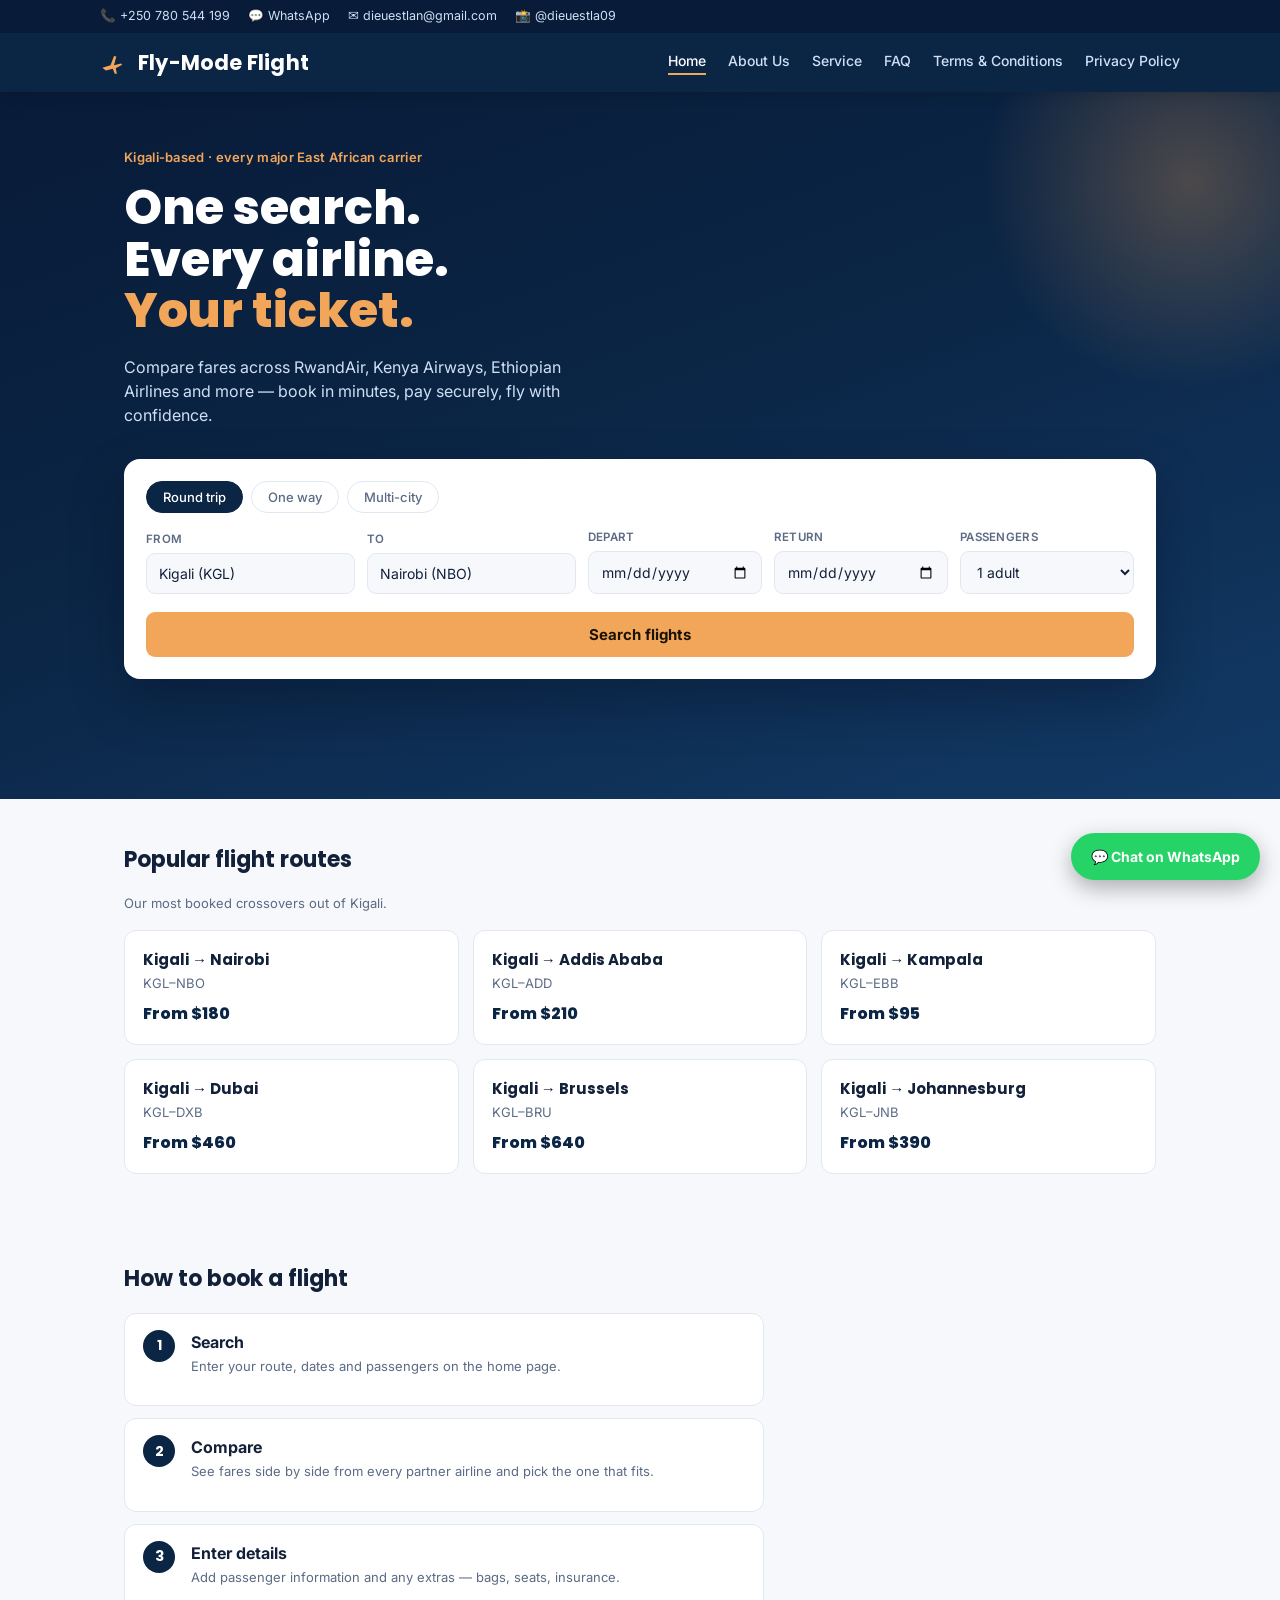
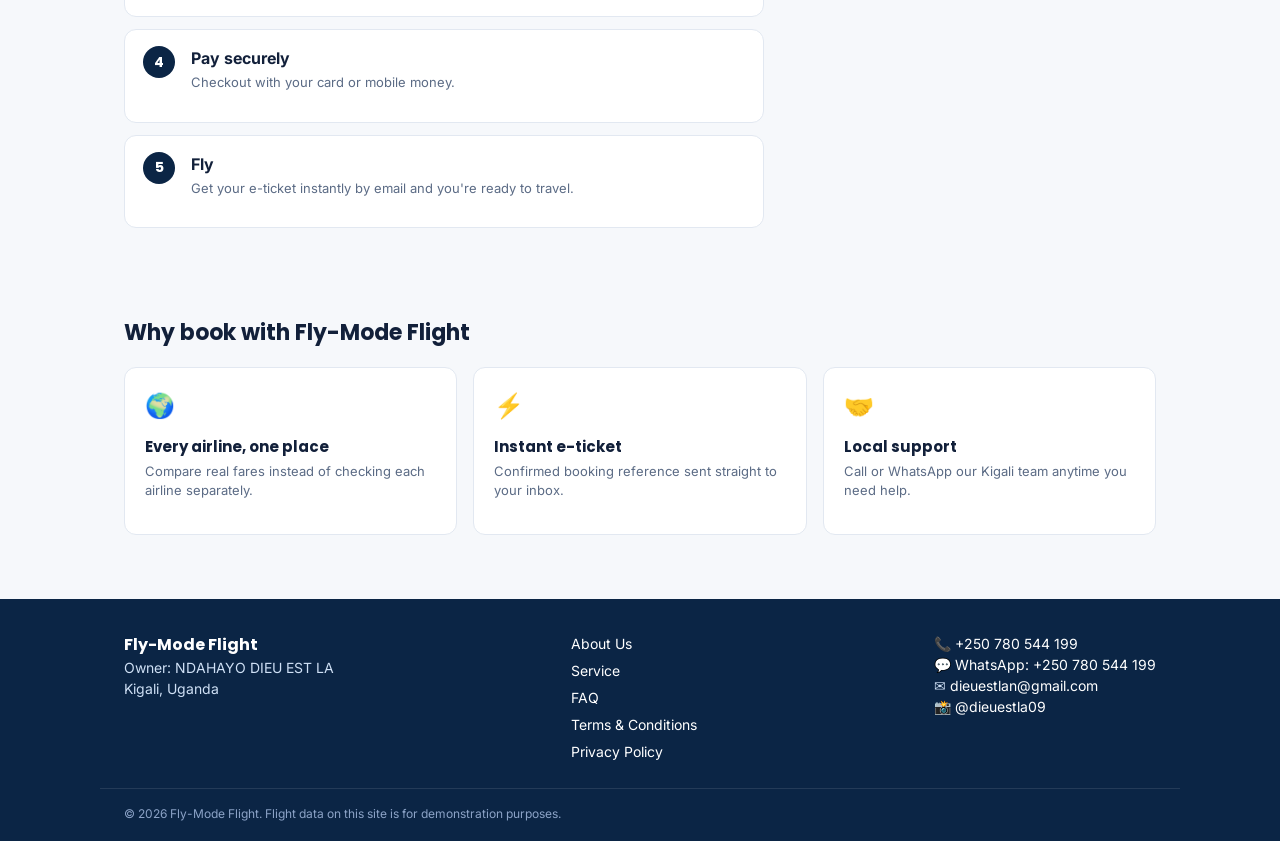
<file: index.html>
<!DOCTYPE html>
<html lang="en">
<head>
<meta charset="UTF-8">
<meta name="viewport" content="width=device-width, initial-scale=1, viewport-fit=cover">
<title>Compare & Book Airline Tickets — Fly-Mode Flight</title>
<meta name="description" content="Search and book flights across every major East African airline from one place.">
<link rel="preconnect" href="https://fonts.googleapis.com">
<link rel="preconnect" href="https://fonts.gstatic.com" crossorigin>
<link href="https://fonts.googleapis.com/css2?family=Poppins:wght@600;700;800&family=Inter:wght@400;500;600;700&display=swap" rel="stylesheet">
<link rel="stylesheet" href="style.css">
</head>
<body>

<header>
  <div class="topbar">
    <div class="wrap topbar-row">
      <div class="contact-strip">
        <a href="tel:+250780544199">📞 +250 780 544 199</a>
        <a href="https://wa.me/250780544199" target="_blank" rel="noopener">💬 WhatsApp</a>
        <a href="mailto:dieuestlan@gmail.com">✉ dieuestlan@gmail.com</a>
        <a href="https://instagram.com/dieuestla09" target="_blank" rel="noopener">📸 @dieuestla09</a>
      </div>
    </div>
  </div>
  <div class="mainnav">
    <div class="wrap header-row">
      <a href="index.html" class="logo">
        <svg width="28" height="28" viewBox="0 0 24 24" fill="none"><path d="M2 16l7-2 3-8 2 .5-2 7.5 6-1.5 1 1-5.5 3 1 5-2-.5-1.5-4-6 1.5z" fill="#F2A65A"/></svg>
        Fly-Mode Flight
      </a>
      <nav class="navlinks">
      <a href="index.html" class="navlink active">Home</a>
      <a href="about.html" class="navlink">About Us</a>
      <a href="service.html" class="navlink">Service</a>
      <a href="faq.html" class="navlink">FAQ</a>
      <a href="terms.html" class="navlink">Terms & Conditions</a>
      <a href="privacy.html" class="navlink">Privacy Policy</a>
      </nav>
    </div>
  </div>
</header>

<div class="hero">
  <div class="hero-glow"></div>
  <div class="wrap">
    <p class="eyebrow">Kigali-based · every major East African carrier</p>
    <h1>One search.<br>Every airline.<br><span>Your ticket.</span></h1>
    <p class="hero-sub">Compare fares across RwandAir, Kenya Airways, Ethiopian Airlines and more — book in minutes, pay securely, fly with confidence.</p>

    <div class="searchcard">
      <div class="trip-toggle">
        <button class="active" data-trip="round" onclick="setTrip(this,'round')">Round trip</button>
        <button data-trip="one" onclick="setTrip(this,'one')">One way</button>
        <button data-trip="multi" onclick="setTrip(this,'multi')">Multi-city</button>
      </div>
      <div class="grid-fields">
        <div class="field"><label>From</label><input id="fromCity" value="Kigali (KGL)"></div>
        <div class="field"><label>To</label><input id="toCity" value="Nairobi (NBO)"></div>
        <div class="field"><label>Depart</label><input type="date" id="depDate"></div>
        <div class="field" id="retField"><label>Return</label><input type="date" id="retDate"></div>
        <div class="field"><label>Passengers</label>
          <select id="pax"><option>1 adult</option><option>2 adults</option><option>3 adults</option><option>Family (2+2)</option></select>
        </div>
      </div>
      <button class="btn btn-search" onclick="runSearch()">Search flights</button>
    </div>
  </div>
</div>

<section id="resultsSection" class="hidden">
  <div class="wrap">
    <h2>Flights from <span id="rFrom"></span> to <span id="rTo"></span></h2>
    <div class="filters">
      <select id="sortSel" onchange="renderResults()">
        <option value="price">Sort: Cheapest first</option>
        <option value="duration">Sort: Fastest first</option>
      </select>
      <select id="airlineFilter" onchange="renderResults()">
        <option value="">All airlines</option>
        <option>RwandAir</option><option>Kenya Airways</option><option>Ethiopian Airlines</option><option>Uganda Airlines</option>
      </select>
      <select id="stopsFilter" onchange="renderResults()">
        <option value="">Any stops</option><option value="0">Nonstop only</option><option value="1">1 stop or fewer</option>
      </select>
    </div>
    <div id="resultsList"></div>
  </div>
</section>

<section>
  <div class="wrap">
    <h2>Popular flight routes</h2>
    <p class="meta" style="margin-bottom:16px;">Our most booked crossovers out of Kigali.</p>
    <div class="route-grid">
      <div class="route-card">
        <div class="route-name">Kigali → Nairobi</div>
        <div class="meta">KGL–NBO</div>
        <div class="route-price">From $180</div>
      </div>
      <div class="route-card">
        <div class="route-name">Kigali → Addis Ababa</div>
        <div class="meta">KGL–ADD</div>
        <div class="route-price">From $210</div>
      </div>
      <div class="route-card">
        <div class="route-name">Kigali → Kampala</div>
        <div class="meta">KGL–EBB</div>
        <div class="route-price">From $95</div>
      </div>
      <div class="route-card">
        <div class="route-name">Kigali → Dubai</div>
        <div class="meta">KGL–DXB</div>
        <div class="route-price">From $460</div>
      </div>
      <div class="route-card">
        <div class="route-name">Kigali → Brussels</div>
        <div class="meta">KGL–BRU</div>
        <div class="route-price">From $640</div>
      </div>
      <div class="route-card">
        <div class="route-name">Kigali → Johannesburg</div>
        <div class="meta">KGL–JNB</div>
        <div class="route-price">From $390</div>
      </div>
    </div>
  </div>
</section>

<section>
  <div class="wrap">
    <h2>How to book a flight</h2>
    <div class="steps">
      <div class="step">
        <div class="step-num">1</div>
        <div><strong>Search</strong><p class="meta">Enter your route, dates and passengers on the home page.</p></div>
      </div>
      <div class="step">
        <div class="step-num">2</div>
        <div><strong>Compare</strong><p class="meta">See fares side by side from every partner airline and pick the one that fits.</p></div>
      </div>
      <div class="step">
        <div class="step-num">3</div>
        <div><strong>Enter details</strong><p class="meta">Add passenger information and any extras — bags, seats, insurance.</p></div>
      </div>
      <div class="step">
        <div class="step-num">4</div>
        <div><strong>Pay securely</strong><p class="meta">Checkout with your card or mobile money.</p></div>
      </div>
      <div class="step">
        <div class="step-num">5</div>
        <div><strong>Fly</strong><p class="meta">Get your e-ticket instantly by email and you're ready to travel.</p></div>
      </div>
    </div>
  </div>
</section>

<section id="emptySection">
  <div class="wrap">
    <h2>Why book with Fly-Mode Flight</h2>
    <div class="perks">
      <div class="perk"><div class="perk-ico">🌍</div><strong>Every airline, one place</strong><p class="meta">Compare real fares instead of checking each airline separately.</p></div>
      <div class="perk"><div class="perk-ico">⚡</div><strong>Instant e-ticket</strong><p class="meta">Confirmed booking reference sent straight to your inbox.</p></div>
      <div class="perk"><div class="perk-ico">🤝</div><strong>Local support</strong><p class="meta">Call or WhatsApp our Kigali team anytime you need help.</p></div>
    </div>
  </div>
</section>

<div id="modalRoot"></div>

<a class="wa-float" href="https://wa.me/250780544199" target="_blank" rel="noopener">💬 Chat on WhatsApp</a>

<footer>
  <div class="wrap footer-row">
    <div>
      <strong class="foot-brand">Fly-Mode Flight</strong><br>
      Owner: NDAHAYO DIEU EST LA<br>
      Kigali, Uganda
    </div>
    <div class="foot-links">
      <a href="about.html">About Us</a>
      <a href="service.html">Service</a>
      <a href="faq.html">FAQ</a>
      <a href="terms.html">Terms & Conditions</a>
      <a href="privacy.html">Privacy Policy</a>
    </div>
    <div>
      📞 <a href="tel:+250780544199">+250 780 544 199</a><br>
      💬 <a href="https://wa.me/250780544199" target="_blank" rel="noopener">WhatsApp: +250 780 544 199</a><br>
      ✉ <a href="mailto:dieuestlan@gmail.com">dieuestlan@gmail.com</a><br>
      📸 <a href="https://instagram.com/dieuestla09" target="_blank" rel="noopener">@dieuestla09</a>
    </div>
  </div>
  <p class="foot-note wrap">© 2026 Fly-Mode Flight. Flight data on this site is for demonstration purposes.</p>
</footer>
<script src="script.js"></script>
</body>
</html>
</file>
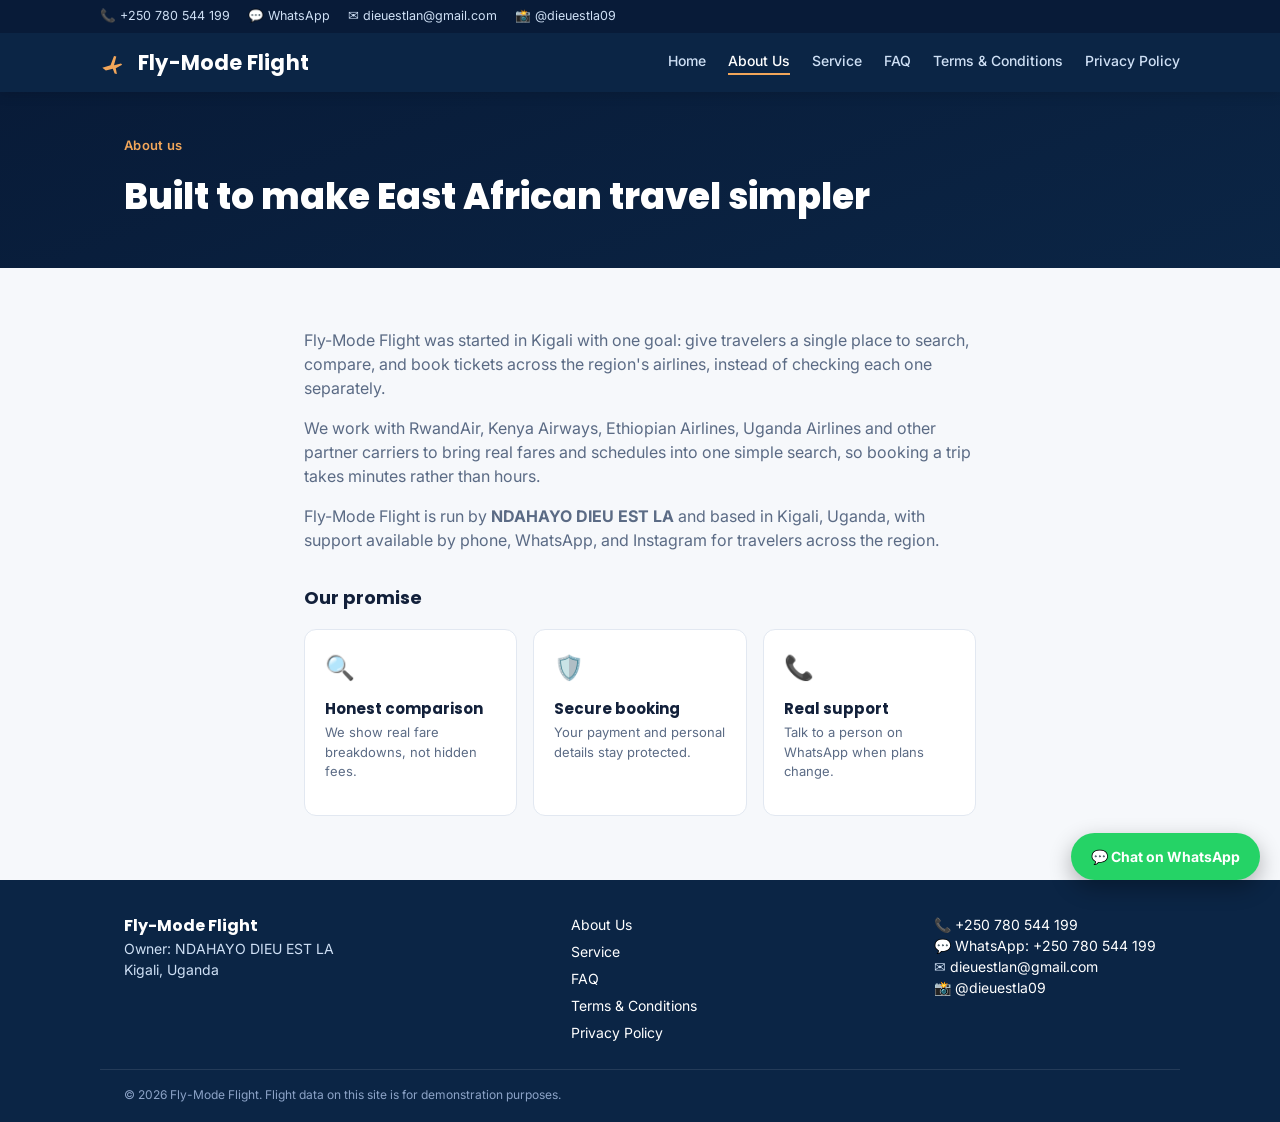
<file: about.html>
<!DOCTYPE html>
<html lang="en">
<head>
<meta charset="UTF-8">
<meta name="viewport" content="width=device-width, initial-scale=1, viewport-fit=cover">
<title>About Us — Fly-Mode Flight</title>
<meta name="description" content="Learn about Fly-Mode Flight, a Kigali-based multi-airline booking platform.">
<link rel="preconnect" href="https://fonts.googleapis.com">
<link rel="preconnect" href="https://fonts.gstatic.com" crossorigin>
<link href="https://fonts.googleapis.com/css2?family=Poppins:wght@600;700;800&family=Inter:wght@400;500;600;700&display=swap" rel="stylesheet">
<link rel="stylesheet" href="style.css">
</head>
<body>

<header>
  <div class="topbar">
    <div class="wrap topbar-row">
      <div class="contact-strip">
        <a href="tel:+250780544199">📞 +250 780 544 199</a>
        <a href="https://wa.me/250780544199" target="_blank" rel="noopener">💬 WhatsApp</a>
        <a href="mailto:dieuestlan@gmail.com">✉ dieuestlan@gmail.com</a>
        <a href="https://instagram.com/dieuestla09" target="_blank" rel="noopener">📸 @dieuestla09</a>
      </div>
    </div>
  </div>
  <div class="mainnav">
    <div class="wrap header-row">
      <a href="index.html" class="logo">
        <svg width="28" height="28" viewBox="0 0 24 24" fill="none"><path d="M2 16l7-2 3-8 2 .5-2 7.5 6-1.5 1 1-5.5 3 1 5-2-.5-1.5-4-6 1.5z" fill="#F2A65A"/></svg>
        Fly-Mode Flight
      </a>
      <nav class="navlinks">
      <a href="index.html" class="navlink">Home</a>
      <a href="about.html" class="navlink active">About Us</a>
      <a href="service.html" class="navlink">Service</a>
      <a href="faq.html" class="navlink">FAQ</a>
      <a href="terms.html" class="navlink">Terms & Conditions</a>
      <a href="privacy.html" class="navlink">Privacy Policy</a>
      </nav>
    </div>
  </div>
</header>

<section class="page-hero"><div class="wrap"><p class="eyebrow">About us</p><h1 class="page-title">Built to make East African travel simpler</h1></div></section>
<section><div class="wrap page-copy">
<p>Fly-Mode Flight was started in Kigali with one goal: give travelers a single place to search, compare, and book tickets across the region's airlines, instead of checking each one separately.</p>
<p>We work with RwandAir, Kenya Airways, Ethiopian Airlines, Uganda Airlines and other partner carriers to bring real fares and schedules into one simple search, so booking a trip takes minutes rather than hours.</p>
<p>Fly-Mode Flight is run by <strong>NDAHAYO DIEU EST LA</strong> and based in Kigali, Uganda, with support available by phone, WhatsApp, and Instagram for travelers across the region.</p>
<h2>Our promise</h2>
<div class="perks">
  <div class="perk"><div class="perk-ico">🔍</div><strong>Honest comparison</strong><p class="meta">We show real fare breakdowns, not hidden fees.</p></div>
  <div class="perk"><div class="perk-ico">🛡️</div><strong>Secure booking</strong><p class="meta">Your payment and personal details stay protected.</p></div>
  <div class="perk"><div class="perk-ico">📞</div><strong>Real support</strong><p class="meta">Talk to a person on WhatsApp when plans change.</p></div>
</div>
</div></section>

<a class="wa-float" href="https://wa.me/250780544199" target="_blank" rel="noopener">💬 Chat on WhatsApp</a>

<footer>
  <div class="wrap footer-row">
    <div>
      <strong class="foot-brand">Fly-Mode Flight</strong><br>
      Owner: NDAHAYO DIEU EST LA<br>
      Kigali, Uganda
    </div>
    <div class="foot-links">
      <a href="about.html">About Us</a>
      <a href="service.html">Service</a>
      <a href="faq.html">FAQ</a>
      <a href="terms.html">Terms & Conditions</a>
      <a href="privacy.html">Privacy Policy</a>
    </div>
    <div>
      📞 <a href="tel:+250780544199">+250 780 544 199</a><br>
      💬 <a href="https://wa.me/250780544199" target="_blank" rel="noopener">WhatsApp: +250 780 544 199</a><br>
      ✉ <a href="mailto:dieuestlan@gmail.com">dieuestlan@gmail.com</a><br>
      📸 <a href="https://instagram.com/dieuestla09" target="_blank" rel="noopener">@dieuestla09</a>
    </div>
  </div>
  <p class="foot-note wrap">© 2026 Fly-Mode Flight. Flight data on this site is for demonstration purposes.</p>
</footer>
<script src="script.js"></script>
</body>
</html>
</file>
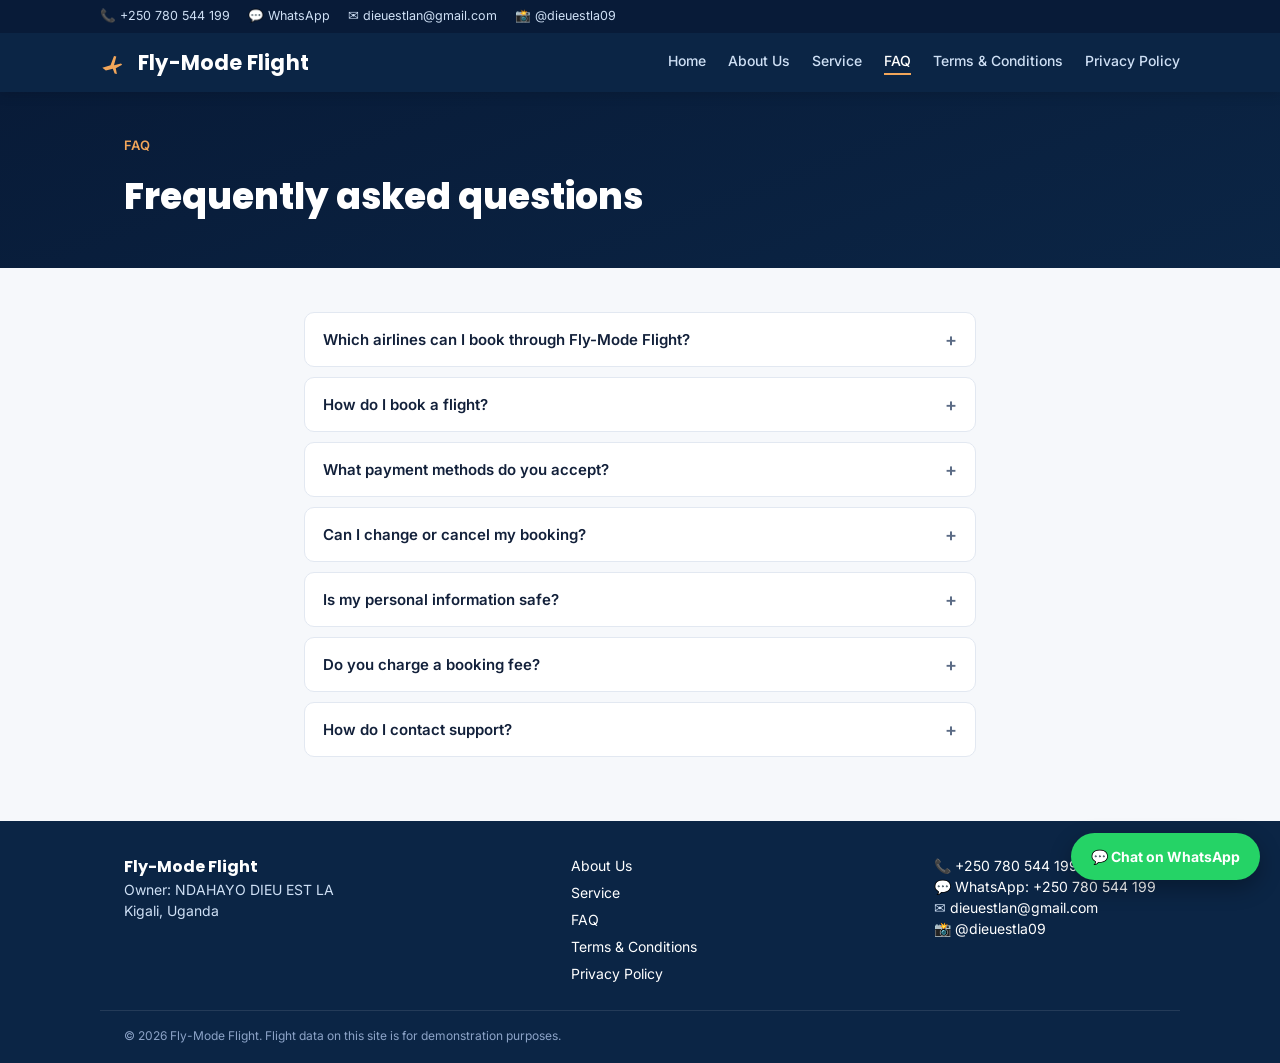
<file: faq.html>
<!DOCTYPE html>
<html lang="en">
<head>
<meta charset="UTF-8">
<meta name="viewport" content="width=device-width, initial-scale=1, viewport-fit=cover">
<title>FAQ — Fly-Mode Flight</title>
<meta name="description" content="Answers to common questions about booking flights with Fly-Mode Flight.">
<link rel="preconnect" href="https://fonts.googleapis.com">
<link rel="preconnect" href="https://fonts.gstatic.com" crossorigin>
<link href="https://fonts.googleapis.com/css2?family=Poppins:wght@600;700;800&family=Inter:wght@400;500;600;700&display=swap" rel="stylesheet">
<link rel="stylesheet" href="style.css">
</head>
<body>

<header>
  <div class="topbar">
    <div class="wrap topbar-row">
      <div class="contact-strip">
        <a href="tel:+250780544199">📞 +250 780 544 199</a>
        <a href="https://wa.me/250780544199" target="_blank" rel="noopener">💬 WhatsApp</a>
        <a href="mailto:dieuestlan@gmail.com">✉ dieuestlan@gmail.com</a>
        <a href="https://instagram.com/dieuestla09" target="_blank" rel="noopener">📸 @dieuestla09</a>
      </div>
    </div>
  </div>
  <div class="mainnav">
    <div class="wrap header-row">
      <a href="index.html" class="logo">
        <svg width="28" height="28" viewBox="0 0 24 24" fill="none"><path d="M2 16l7-2 3-8 2 .5-2 7.5 6-1.5 1 1-5.5 3 1 5-2-.5-1.5-4-6 1.5z" fill="#F2A65A"/></svg>
        Fly-Mode Flight
      </a>
      <nav class="navlinks">
      <a href="index.html" class="navlink">Home</a>
      <a href="about.html" class="navlink">About Us</a>
      <a href="service.html" class="navlink">Service</a>
      <a href="faq.html" class="navlink active">FAQ</a>
      <a href="terms.html" class="navlink">Terms & Conditions</a>
      <a href="privacy.html" class="navlink">Privacy Policy</a>
      </nav>
    </div>
  </div>
</header>

<section class="page-hero"><div class="wrap"><p class="eyebrow">FAQ</p><h1 class="page-title">Frequently asked questions</h1></div></section>
<section><div class="wrap page-copy">
<div class="faq-list">
  <div class="faq-item">
    <button class="faq-q" onclick="toggleFaq(this)">Which airlines can I book through Fly-Mode Flight?<span class="faq-icon">+</span></button>
    <div class="faq-a"><p class="meta">We work with RwandAir, Kenya Airways, Ethiopian Airlines, Uganda Airlines, and other partner carriers, with more being added over time.</p></div>
  </div>
  <div class="faq-item">
    <button class="faq-q" onclick="toggleFaq(this)">How do I book a flight?<span class="faq-icon">+</span></button>
    <div class="faq-a"><p class="meta">Search your route on the home page, compare results, select a flight, enter passenger details, add any extras, and pay securely. You'll get an e-ticket right after.</p></div>
  </div>
  <div class="faq-item">
    <button class="faq-q" onclick="toggleFaq(this)">What payment methods do you accept?<span class="faq-icon">+</span></button>
    <div class="faq-a"><p class="meta">Cards and mobile money are supported at checkout. All payments are processed securely.</p></div>
  </div>
  <div class="faq-item">
    <button class="faq-q" onclick="toggleFaq(this)">Can I change or cancel my booking?<span class="faq-icon">+</span></button>
    <div class="faq-a"><p class="meta">Yes, changes and cancellations follow the fare rules of the airline you booked with. Contact us on WhatsApp and we'll guide you through it.</p></div>
  </div>
  <div class="faq-item">
    <button class="faq-q" onclick="toggleFaq(this)">Is my personal information safe?<span class="faq-icon">+</span></button>
    <div class="faq-a"><p class="meta">Yes. We only collect what's needed to complete your booking and never sell your data. See our Privacy Policy for details.</p></div>
  </div>
  <div class="faq-item">
    <button class="faq-q" onclick="toggleFaq(this)">Do you charge a booking fee?<span class="faq-icon">+</span></button>
    <div class="faq-a"><p class="meta">Any service fee is shown clearly in your fare breakdown before you pay — no hidden charges.</p></div>
  </div>
  <div class="faq-item">
    <button class="faq-q" onclick="toggleFaq(this)">How do I contact support?<span class="faq-icon">+</span></button>
    <div class="faq-a"><p class="meta">Call or WhatsApp us at +250 780 544 199, email dieuestlan@gmail.com, or message us on Instagram @dieuestla09.</p></div>
  </div>
</div>
</div></section>

<a class="wa-float" href="https://wa.me/250780544199" target="_blank" rel="noopener">💬 Chat on WhatsApp</a>

<footer>
  <div class="wrap footer-row">
    <div>
      <strong class="foot-brand">Fly-Mode Flight</strong><br>
      Owner: NDAHAYO DIEU EST LA<br>
      Kigali, Uganda
    </div>
    <div class="foot-links">
      <a href="about.html">About Us</a>
      <a href="service.html">Service</a>
      <a href="faq.html">FAQ</a>
      <a href="terms.html">Terms & Conditions</a>
      <a href="privacy.html">Privacy Policy</a>
    </div>
    <div>
      📞 <a href="tel:+250780544199">+250 780 544 199</a><br>
      💬 <a href="https://wa.me/250780544199" target="_blank" rel="noopener">WhatsApp: +250 780 544 199</a><br>
      ✉ <a href="mailto:dieuestlan@gmail.com">dieuestlan@gmail.com</a><br>
      📸 <a href="https://instagram.com/dieuestla09" target="_blank" rel="noopener">@dieuestla09</a>
    </div>
  </div>
  <p class="foot-note wrap">© 2026 Fly-Mode Flight. Flight data on this site is for demonstration purposes.</p>
</footer>
<script src="script.js"></script>
</body>
</html>
</file>
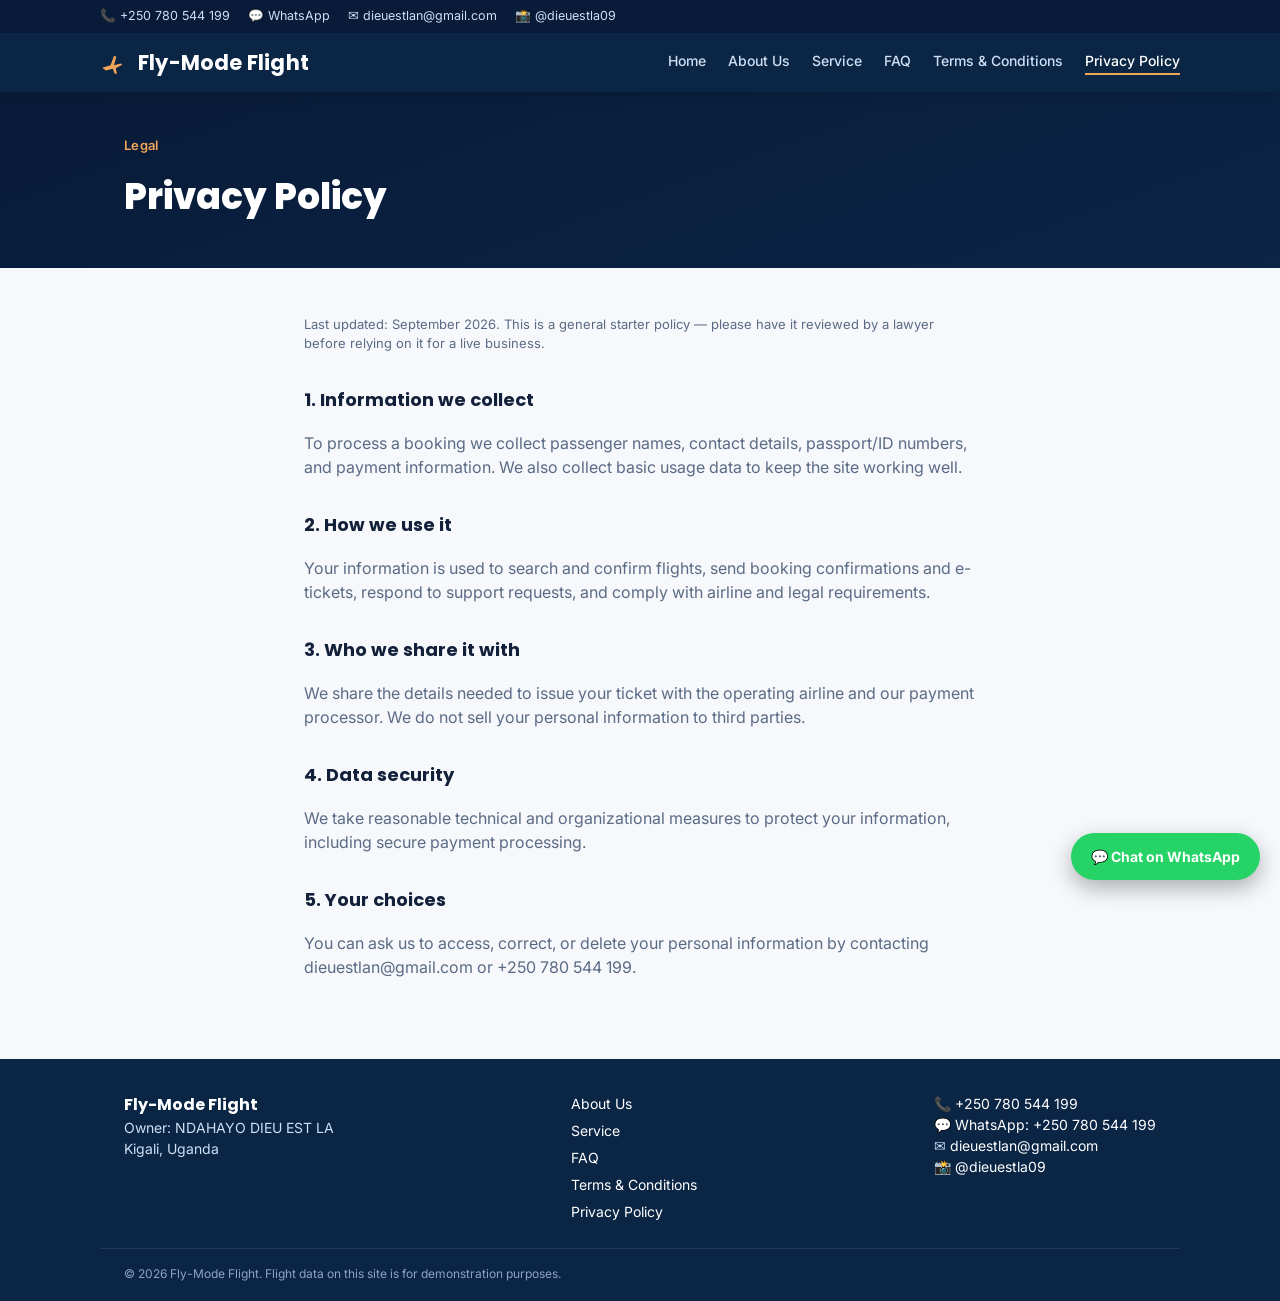
<file: privacy.html>
<!DOCTYPE html>
<html lang="en">
<head>
<meta charset="UTF-8">
<meta name="viewport" content="width=device-width, initial-scale=1, viewport-fit=cover">
<title>Privacy Policy — Fly-Mode Flight</title>
<meta name="description" content="How Fly-Mode Flight collects, uses, and protects your personal information.">
<link rel="preconnect" href="https://fonts.googleapis.com">
<link rel="preconnect" href="https://fonts.gstatic.com" crossorigin>
<link href="https://fonts.googleapis.com/css2?family=Poppins:wght@600;700;800&family=Inter:wght@400;500;600;700&display=swap" rel="stylesheet">
<link rel="stylesheet" href="style.css">
</head>
<body>

<header>
  <div class="topbar">
    <div class="wrap topbar-row">
      <div class="contact-strip">
        <a href="tel:+250780544199">📞 +250 780 544 199</a>
        <a href="https://wa.me/250780544199" target="_blank" rel="noopener">💬 WhatsApp</a>
        <a href="mailto:dieuestlan@gmail.com">✉ dieuestlan@gmail.com</a>
        <a href="https://instagram.com/dieuestla09" target="_blank" rel="noopener">📸 @dieuestla09</a>
      </div>
    </div>
  </div>
  <div class="mainnav">
    <div class="wrap header-row">
      <a href="index.html" class="logo">
        <svg width="28" height="28" viewBox="0 0 24 24" fill="none"><path d="M2 16l7-2 3-8 2 .5-2 7.5 6-1.5 1 1-5.5 3 1 5-2-.5-1.5-4-6 1.5z" fill="#F2A65A"/></svg>
        Fly-Mode Flight
      </a>
      <nav class="navlinks">
      <a href="index.html" class="navlink">Home</a>
      <a href="about.html" class="navlink">About Us</a>
      <a href="service.html" class="navlink">Service</a>
      <a href="faq.html" class="navlink">FAQ</a>
      <a href="terms.html" class="navlink">Terms & Conditions</a>
      <a href="privacy.html" class="navlink active">Privacy Policy</a>
      </nav>
    </div>
  </div>
</header>

<section class="page-hero"><div class="wrap"><p class="eyebrow">Legal</p><h1 class="page-title">Privacy Policy</h1></div></section>
<section><div class="wrap page-copy">
<p class="meta">Last updated: September 2026. This is a general starter policy — please have it reviewed by a lawyer before relying on it for a live business.</p>
<h2>1. Information we collect</h2>
<p>To process a booking we collect passenger names, contact details, passport/ID numbers, and payment information. We also collect basic usage data to keep the site working well.</p>
<h2>2. How we use it</h2>
<p>Your information is used to search and confirm flights, send booking confirmations and e-tickets, respond to support requests, and comply with airline and legal requirements.</p>
<h2>3. Who we share it with</h2>
<p>We share the details needed to issue your ticket with the operating airline and our payment processor. We do not sell your personal information to third parties.</p>
<h2>4. Data security</h2>
<p>We take reasonable technical and organizational measures to protect your information, including secure payment processing.</p>
<h2>5. Your choices</h2>
<p>You can ask us to access, correct, or delete your personal information by contacting dieuestlan@gmail.com or +250 780 544 199.</p>
</div></section>

<a class="wa-float" href="https://wa.me/250780544199" target="_blank" rel="noopener">💬 Chat on WhatsApp</a>

<footer>
  <div class="wrap footer-row">
    <div>
      <strong class="foot-brand">Fly-Mode Flight</strong><br>
      Owner: NDAHAYO DIEU EST LA<br>
      Kigali, Uganda
    </div>
    <div class="foot-links">
      <a href="about.html">About Us</a>
      <a href="service.html">Service</a>
      <a href="faq.html">FAQ</a>
      <a href="terms.html">Terms & Conditions</a>
      <a href="privacy.html">Privacy Policy</a>
    </div>
    <div>
      📞 <a href="tel:+250780544199">+250 780 544 199</a><br>
      💬 <a href="https://wa.me/250780544199" target="_blank" rel="noopener">WhatsApp: +250 780 544 199</a><br>
      ✉ <a href="mailto:dieuestlan@gmail.com">dieuestlan@gmail.com</a><br>
      📸 <a href="https://instagram.com/dieuestla09" target="_blank" rel="noopener">@dieuestla09</a>
    </div>
  </div>
  <p class="foot-note wrap">© 2026 Fly-Mode Flight. Flight data on this site is for demonstration purposes.</p>
</footer>
<script src="script.js"></script>
</body>
</html>
</file>
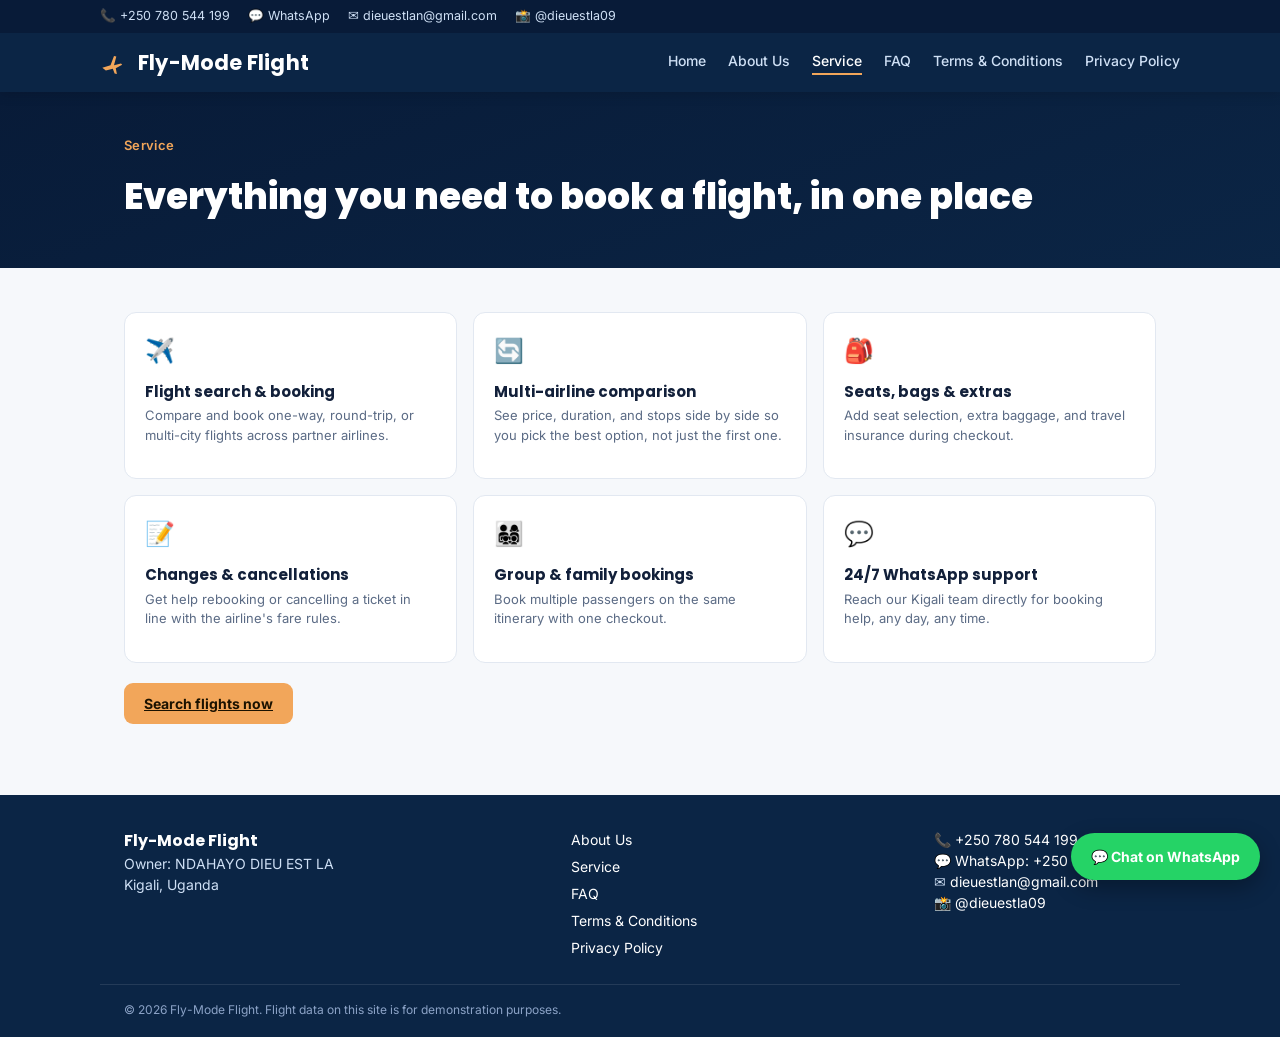
<file: service.html>
<!DOCTYPE html>
<html lang="en">
<head>
<meta charset="UTF-8">
<meta name="viewport" content="width=device-width, initial-scale=1, viewport-fit=cover">
<title>Service — Flight Booking — Fly-Mode Flight</title>
<meta name="description" content="What Fly-Mode Flight offers travelers booking flights across East Africa.">
<link rel="preconnect" href="https://fonts.googleapis.com">
<link rel="preconnect" href="https://fonts.gstatic.com" crossorigin>
<link href="https://fonts.googleapis.com/css2?family=Poppins:wght@600;700;800&family=Inter:wght@400;500;600;700&display=swap" rel="stylesheet">
<link rel="stylesheet" href="style.css">
</head>
<body>

<header>
  <div class="topbar">
    <div class="wrap topbar-row">
      <div class="contact-strip">
        <a href="tel:+250780544199">📞 +250 780 544 199</a>
        <a href="https://wa.me/250780544199" target="_blank" rel="noopener">💬 WhatsApp</a>
        <a href="mailto:dieuestlan@gmail.com">✉ dieuestlan@gmail.com</a>
        <a href="https://instagram.com/dieuestla09" target="_blank" rel="noopener">📸 @dieuestla09</a>
      </div>
    </div>
  </div>
  <div class="mainnav">
    <div class="wrap header-row">
      <a href="index.html" class="logo">
        <svg width="28" height="28" viewBox="0 0 24 24" fill="none"><path d="M2 16l7-2 3-8 2 .5-2 7.5 6-1.5 1 1-5.5 3 1 5-2-.5-1.5-4-6 1.5z" fill="#F2A65A"/></svg>
        Fly-Mode Flight
      </a>
      <nav class="navlinks">
      <a href="index.html" class="navlink">Home</a>
      <a href="about.html" class="navlink">About Us</a>
      <a href="service.html" class="navlink active">Service</a>
      <a href="faq.html" class="navlink">FAQ</a>
      <a href="terms.html" class="navlink">Terms & Conditions</a>
      <a href="privacy.html" class="navlink">Privacy Policy</a>
      </nav>
    </div>
  </div>
</header>

<section class="page-hero"><div class="wrap"><p class="eyebrow">Service</p><h1 class="page-title">Everything you need to book a flight, in one place</h1></div></section>
<section><div class="wrap">
<div class="perks">
  <div class="perk"><div class="perk-ico">✈️</div><strong>Flight search & booking</strong><p class="meta">Compare and book one-way, round-trip, or multi-city flights across partner airlines.</p></div>
  <div class="perk"><div class="perk-ico">🔄</div><strong>Multi-airline comparison</strong><p class="meta">See price, duration, and stops side by side so you pick the best option, not just the first one.</p></div>
  <div class="perk"><div class="perk-ico">🎒</div><strong>Seats, bags & extras</strong><p class="meta">Add seat selection, extra baggage, and travel insurance during checkout.</p></div>
  <div class="perk"><div class="perk-ico">📝</div><strong>Changes & cancellations</strong><p class="meta">Get help rebooking or cancelling a ticket in line with the airline's fare rules.</p></div>
  <div class="perk"><div class="perk-ico">👨‍👩‍👧‍👦</div><strong>Group & family bookings</strong><p class="meta">Book multiple passengers on the same itinerary with one checkout.</p></div>
  <div class="perk"><div class="perk-ico">💬</div><strong>24/7 WhatsApp support</strong><p class="meta">Reach our Kigali team directly for booking help, any day, any time.</p></div>
</div>
<p class="page-copy" style="margin-top:28px;"><a class="btn" href="index.html">Search flights now</a></p>
</div></section>

<a class="wa-float" href="https://wa.me/250780544199" target="_blank" rel="noopener">💬 Chat on WhatsApp</a>

<footer>
  <div class="wrap footer-row">
    <div>
      <strong class="foot-brand">Fly-Mode Flight</strong><br>
      Owner: NDAHAYO DIEU EST LA<br>
      Kigali, Uganda
    </div>
    <div class="foot-links">
      <a href="about.html">About Us</a>
      <a href="service.html">Service</a>
      <a href="faq.html">FAQ</a>
      <a href="terms.html">Terms & Conditions</a>
      <a href="privacy.html">Privacy Policy</a>
    </div>
    <div>
      📞 <a href="tel:+250780544199">+250 780 544 199</a><br>
      💬 <a href="https://wa.me/250780544199" target="_blank" rel="noopener">WhatsApp: +250 780 544 199</a><br>
      ✉ <a href="mailto:dieuestlan@gmail.com">dieuestlan@gmail.com</a><br>
      📸 <a href="https://instagram.com/dieuestla09" target="_blank" rel="noopener">@dieuestla09</a>
    </div>
  </div>
  <p class="foot-note wrap">© 2026 Fly-Mode Flight. Flight data on this site is for demonstration purposes.</p>
</footer>
<script src="script.js"></script>
</body>
</html>
</file>
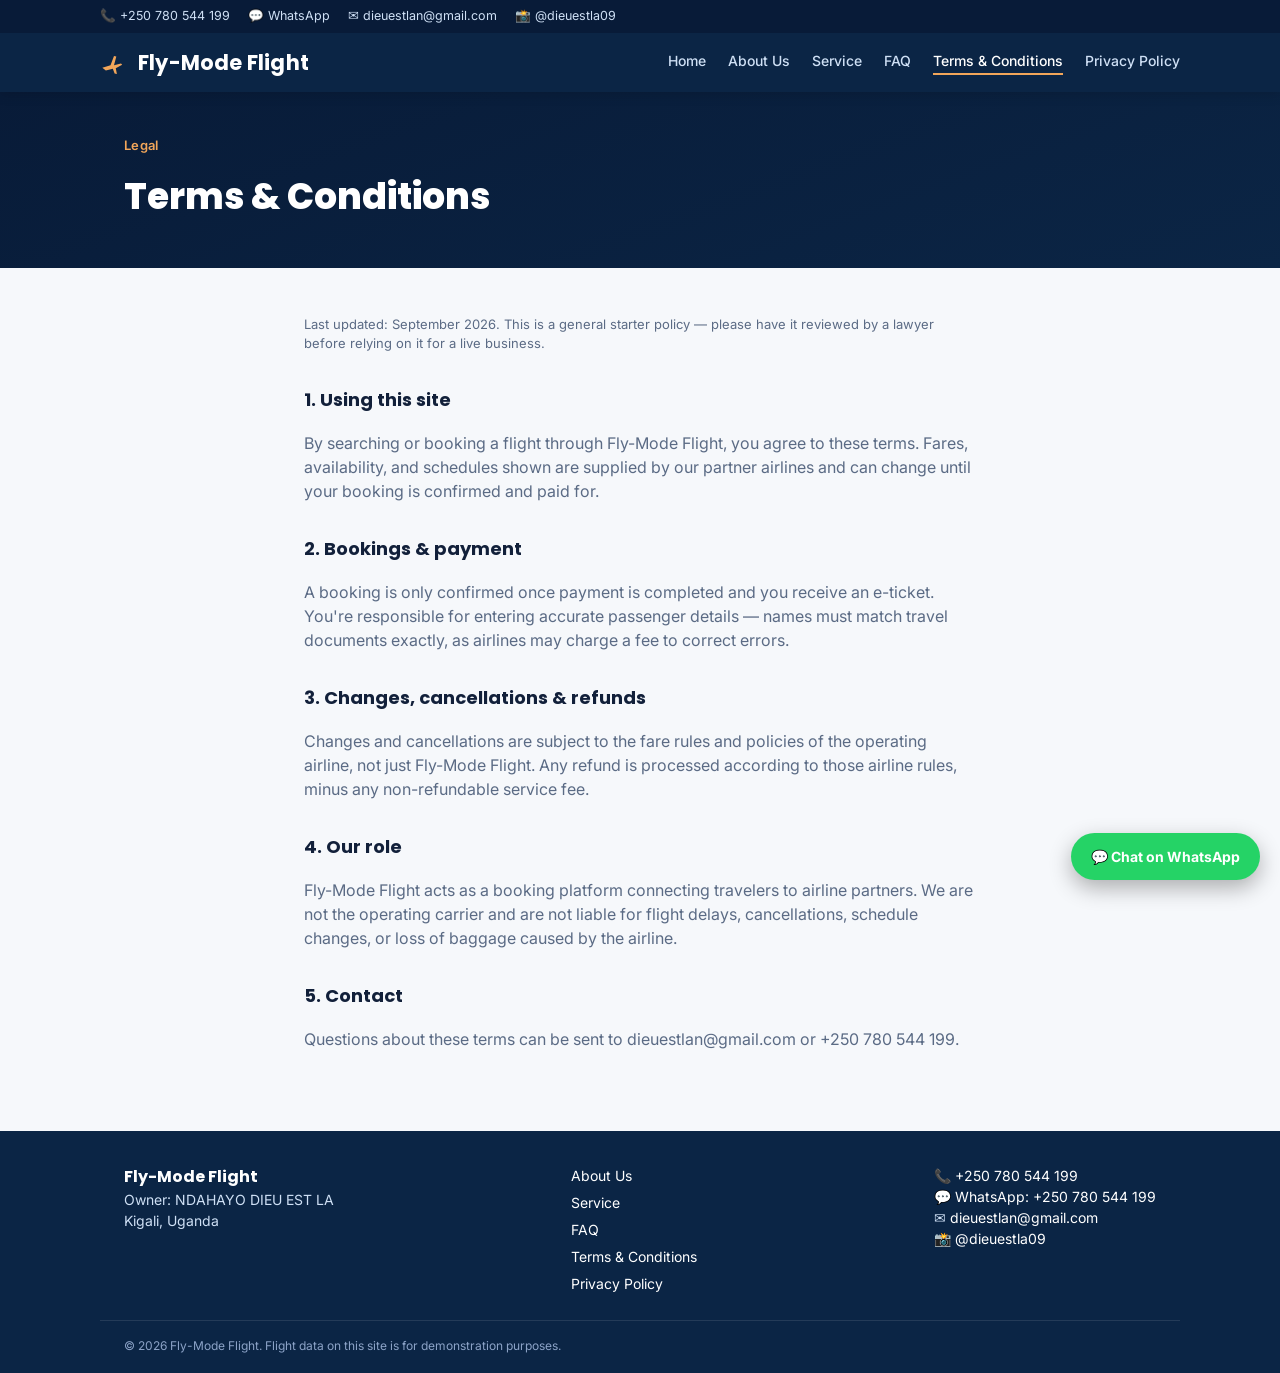
<file: terms.html>
<!DOCTYPE html>
<html lang="en">
<head>
<meta charset="UTF-8">
<meta name="viewport" content="width=device-width, initial-scale=1, viewport-fit=cover">
<title>Terms & Conditions — Fly-Mode Flight</title>
<meta name="description" content="Terms and conditions for booking flights through Fly-Mode Flight.">
<link rel="preconnect" href="https://fonts.googleapis.com">
<link rel="preconnect" href="https://fonts.gstatic.com" crossorigin>
<link href="https://fonts.googleapis.com/css2?family=Poppins:wght@600;700;800&family=Inter:wght@400;500;600;700&display=swap" rel="stylesheet">
<link rel="stylesheet" href="style.css">
</head>
<body>

<header>
  <div class="topbar">
    <div class="wrap topbar-row">
      <div class="contact-strip">
        <a href="tel:+250780544199">📞 +250 780 544 199</a>
        <a href="https://wa.me/250780544199" target="_blank" rel="noopener">💬 WhatsApp</a>
        <a href="mailto:dieuestlan@gmail.com">✉ dieuestlan@gmail.com</a>
        <a href="https://instagram.com/dieuestla09" target="_blank" rel="noopener">📸 @dieuestla09</a>
      </div>
    </div>
  </div>
  <div class="mainnav">
    <div class="wrap header-row">
      <a href="index.html" class="logo">
        <svg width="28" height="28" viewBox="0 0 24 24" fill="none"><path d="M2 16l7-2 3-8 2 .5-2 7.5 6-1.5 1 1-5.5 3 1 5-2-.5-1.5-4-6 1.5z" fill="#F2A65A"/></svg>
        Fly-Mode Flight
      </a>
      <nav class="navlinks">
      <a href="index.html" class="navlink">Home</a>
      <a href="about.html" class="navlink">About Us</a>
      <a href="service.html" class="navlink">Service</a>
      <a href="faq.html" class="navlink">FAQ</a>
      <a href="terms.html" class="navlink active">Terms & Conditions</a>
      <a href="privacy.html" class="navlink">Privacy Policy</a>
      </nav>
    </div>
  </div>
</header>

<section class="page-hero"><div class="wrap"><p class="eyebrow">Legal</p><h1 class="page-title">Terms & Conditions</h1></div></section>
<section><div class="wrap page-copy">
<p class="meta">Last updated: September 2026. This is a general starter policy — please have it reviewed by a lawyer before relying on it for a live business.</p>
<h2>1. Using this site</h2>
<p>By searching or booking a flight through Fly-Mode Flight, you agree to these terms. Fares, availability, and schedules shown are supplied by our partner airlines and can change until your booking is confirmed and paid for.</p>
<h2>2. Bookings & payment</h2>
<p>A booking is only confirmed once payment is completed and you receive an e-ticket. You're responsible for entering accurate passenger details — names must match travel documents exactly, as airlines may charge a fee to correct errors.</p>
<h2>3. Changes, cancellations & refunds</h2>
<p>Changes and cancellations are subject to the fare rules and policies of the operating airline, not just Fly-Mode Flight. Any refund is processed according to those airline rules, minus any non-refundable service fee.</p>
<h2>4. Our role</h2>
<p>Fly-Mode Flight acts as a booking platform connecting travelers to airline partners. We are not the operating carrier and are not liable for flight delays, cancellations, schedule changes, or loss of baggage caused by the airline.</p>
<h2>5. Contact</h2>
<p>Questions about these terms can be sent to dieuestlan@gmail.com or +250 780 544 199.</p>
</div></section>

<a class="wa-float" href="https://wa.me/250780544199" target="_blank" rel="noopener">💬 Chat on WhatsApp</a>

<footer>
  <div class="wrap footer-row">
    <div>
      <strong class="foot-brand">Fly-Mode Flight</strong><br>
      Owner: NDAHAYO DIEU EST LA<br>
      Kigali, Uganda
    </div>
    <div class="foot-links">
      <a href="about.html">About Us</a>
      <a href="service.html">Service</a>
      <a href="faq.html">FAQ</a>
      <a href="terms.html">Terms & Conditions</a>
      <a href="privacy.html">Privacy Policy</a>
    </div>
    <div>
      📞 <a href="tel:+250780544199">+250 780 544 199</a><br>
      💬 <a href="https://wa.me/250780544199" target="_blank" rel="noopener">WhatsApp: +250 780 544 199</a><br>
      ✉ <a href="mailto:dieuestlan@gmail.com">dieuestlan@gmail.com</a><br>
      📸 <a href="https://instagram.com/dieuestla09" target="_blank" rel="noopener">@dieuestla09</a>
    </div>
  </div>
  <p class="foot-note wrap">© 2026 Fly-Mode Flight. Flight data on this site is for demonstration purposes.</p>
</footer>
<script src="script.js"></script>
</body>
</html>
</file>
<file: style.css>
:root{
  --navy:#0B2545; --navy-2:#123A66; --amber:#F2A65A; --amber-dk:#D98A3D;
  --bg:#F6F8FB; --card:#FFFFFF; --line:#E2E8F1; --text:#12203A; --sub:#5B6B85;
  --font-head:'Poppins',sans-serif; --font-body:'Inter',-apple-system,BlinkMacSystemFont,sans-serif;
}
*{box-sizing:border-box;}
html{scroll-behavior:smooth;}
body{margin:0;background:var(--bg);color:var(--text);font-family:var(--font-body);line-height:1.5;-webkit-font-smoothing:antialiased;}
.wrap{max-width:1080px;margin:0 auto;padding:0 24px;}
a{color:inherit;}

/* header */
header{position:sticky;top:0;z-index:10;box-shadow:0 2px 12px rgba(0,0,0,.15);}
.topbar{background:#081B38;}
.topbar-row{padding:7px 0;}
.mainnav{background:var(--navy);}
.header-row{display:flex;align-items:center;justify-content:space-between;padding:14px 0;gap:12px;flex-wrap:wrap;}
.logo{display:flex;align-items:center;gap:10px;font-family:var(--font-head);font-weight:700;font-size:21px;letter-spacing:.2px;color:#fff;text-decoration:none;}
.contact-strip{display:flex;gap:18px;font-size:12.5px;color:#CFE0F5;flex-wrap:wrap;}
.contact-strip a{text-decoration:none;transition:color .15s;}
.contact-strip a:hover{color:var(--amber);}
.navlinks{display:flex;gap:22px;flex-wrap:wrap;}
.navlink{color:#CFE0F5;text-decoration:none;font-size:14px;font-weight:500;padding-bottom:2px;border-bottom:2px solid transparent;transition:color .15s,border-color .15s;}
.navlink:hover{color:#fff;}
.navlink.active{color:#fff;border-color:var(--amber);}

/* hero */
.hero{position:relative;overflow:hidden;background:linear-gradient(160deg,#081B38 0%,var(--navy) 45%,var(--navy-2) 100%);color:#fff;padding:56px 0 120px;}
.hero-glow{position:absolute;top:-120px;right:-120px;width:420px;height:420px;border-radius:50%;background:radial-gradient(circle,rgba(242,166,90,.28) 0%,transparent 70%);pointer-events:none;}
.eyebrow{color:var(--amber);font-size:13px;font-weight:600;letter-spacing:.3px;margin:0 0 14px;}
.hero h1{font-family:var(--font-head);font-size:clamp(32px,5vw,48px);line-height:1.08;margin:0 0 18px;font-weight:800;}
.hero h1 span{color:var(--amber);}
.hero-sub{color:#CFE0F5;margin:0 0 32px;max-width:480px;font-size:16px;}

.searchcard{position:relative;background:var(--card);color:var(--text);border-radius:16px;padding:22px;box-shadow:0 24px 50px rgba(5,15,35,.35);}
.trip-toggle{display:flex;gap:8px;margin-bottom:16px;}
.trip-toggle button{border:1px solid var(--line);background:transparent;color:var(--sub);padding:7px 16px;border-radius:20px;font-size:13px;cursor:pointer;font-family:var(--font-body);font-weight:500;transition:.15s;}
.trip-toggle button.active{background:var(--navy);border-color:var(--navy);color:#fff;}
.grid-fields{display:grid;grid-template-columns:1.2fr 1.2fr 1fr 1fr 1fr;gap:12px;align-items:end;}
@media (max-width:760px){.grid-fields{grid-template-columns:1fr 1fr;}}
.field label{display:block;font-size:11.5px;color:var(--sub);margin-bottom:5px;font-weight:600;text-transform:uppercase;letter-spacing:.3px;}
.field input,.field select{width:100%;padding:11px 12px;border:1.5px solid var(--line);border-radius:9px;background:var(--bg);color:var(--text);font-size:14px;font-family:var(--font-body);transition:border-color .15s;}
.field input:focus,.field select:focus{outline:none;border-color:var(--amber);}
.btn{background:var(--amber);border:none;color:#1B1200;font-weight:700;padding:12px 20px;border-radius:9px;cursor:pointer;font-size:14px;font-family:var(--font-body);transition:transform .12s, background .15s;}
.btn:hover{background:var(--amber-dk);transform:translateY(-1px);}
.btn:active{transform:translateY(0);}
.btn-search{margin-top:18px;width:100%;padding:13px;font-size:15px;}
.btn-outline{background:transparent;border:1.5px solid var(--navy);color:var(--navy);}
.btn-outline:hover{background:var(--navy);color:#fff;}

/* sections */
section{padding:44px 0;}
h2{font-family:var(--font-head);font-size:22px;margin:0 0 18px;font-weight:700;}
.hidden{display:none !important;}

/* perks */
.perks{display:grid;grid-template-columns:repeat(3,1fr);gap:16px;}
@media (max-width:700px){.perks{grid-template-columns:1fr;}}
.perk{background:var(--card);border:1px solid var(--line);border-radius:12px;padding:20px;transition:transform .15s, box-shadow .15s;}
.perk:hover{transform:translateY(-3px);box-shadow:0 10px 24px rgba(11,37,69,.08);}
.perk-ico{font-size:24px;margin-bottom:10px;}
.perk strong{font-family:var(--font-head);font-size:15px;}

/* results */
.flight{background:var(--card);border:1px solid var(--line);border-radius:12px;padding:18px;display:grid;grid-template-columns:auto 1fr auto auto;gap:18px;align-items:center;margin-bottom:12px;transition:transform .15s, box-shadow .15s;}
.flight:hover{transform:translateY(-2px);box-shadow:0 12px 26px rgba(11,37,69,.1);border-color:#C9D5E5;}
@media (max-width:700px){.flight{grid-template-columns:1fr;text-align:left;}}
.airline-badge{width:46px;height:46px;border-radius:10px;display:flex;align-items:center;justify-content:center;font-weight:700;color:#fff;font-size:14px;flex:none;font-family:var(--font-head);}
.route{font-size:15px;font-weight:600;}
.meta{color:var(--sub);font-size:13px;margin-top:3px;}
.price{font-size:21px;font-weight:800;color:var(--navy);font-family:var(--font-head);}
.stops-tag{font-size:11px;background:var(--bg);border:1px solid var(--line);padding:2px 9px;border-radius:20px;color:var(--sub);}
.filters{display:flex;gap:10px;flex-wrap:wrap;margin-bottom:20px;}
.filters select{padding:9px 12px;border-radius:9px;border:1.5px solid var(--line);background:var(--card);color:var(--text);font-size:13px;font-family:var(--font-body);}

/* modal */
.overlay{position:fixed;inset:0;background:rgba(9,18,36,.6);backdrop-filter:blur(2px);display:flex;align-items:flex-start;justify-content:center;padding:30px 16px;overflow-y:auto;z-index:50;animation:fadeIn .15s ease-out;}
@keyframes fadeIn{from{opacity:0;}to{opacity:1;}}
.modal{background:var(--card);border-radius:16px;max-width:560px;width:100%;padding:26px;margin:auto;box-shadow:0 30px 60px rgba(0,0,0,.3);}
.modal h3{margin-top:0;font-family:var(--font-head);}
.row2{display:grid;grid-template-columns:1fr 1fr;gap:10px;}
.addon{display:flex;justify-content:space-between;align-items:center;border:1px solid var(--line);border-radius:9px;padding:11px 14px;margin-top:8px;font-size:14px;}
.close-x{float:right;background:none;border:none;font-size:22px;color:var(--sub);cursor:pointer;line-height:1;}
.total-line{display:flex;justify-content:space-between;font-weight:800;font-size:18px;margin-top:16px;border-top:1px solid var(--line);padding-top:14px;font-family:var(--font-head);}

/* confirmation */
.eticket{background:var(--card);border:1.5px dashed var(--navy);border-radius:14px;padding:28px;max-width:520px;margin:0 auto;}
.eticket .ref{font-family:var(--font-head);font-size:26px;font-weight:800;color:var(--navy);letter-spacing:1.5px;}

footer{background:var(--navy);color:#CFE0F5;padding:34px 0 18px;margin-top:20px;font-size:14px;}
.footer-row{display:flex;justify-content:space-between;flex-wrap:wrap;gap:18px;}
.foot-brand{color:#fff;font-family:var(--font-head);font-size:16px;}
footer a{text-decoration:none;color:#fff;transition:color .15s;}
footer a:hover{color:var(--amber);}
.foot-links{display:flex;flex-direction:column;gap:6px;}
.foot-note{color:#8CA3C7;font-size:12px;margin-top:26px;border-top:1px solid rgba(255,255,255,.1);padding-top:16px;}

/* page hero (inner pages) */
.page-hero{background:linear-gradient(160deg,#081B38 0%,var(--navy) 100%);color:#fff;padding:44px 0;}
.page-title{font-family:var(--font-head);font-size:clamp(26px,4vw,36px);font-weight:800;margin:0;}
.page-copy{max-width:720px;}
.page-copy h2{margin-top:32px;font-size:18px;}
.page-copy p{color:var(--sub);}

/* popular routes */
.route-grid{display:grid;grid-template-columns:repeat(3,1fr);gap:14px;}
@media (max-width:700px){.route-grid{grid-template-columns:1fr 1fr;}}
.route-card{background:var(--card);border:1px solid var(--line);border-radius:12px;padding:18px;transition:transform .15s,box-shadow .15s;}
.route-card:hover{transform:translateY(-3px);box-shadow:0 10px 24px rgba(11,37,69,.1);}
.route-name{font-weight:700;font-family:var(--font-head);font-size:15px;}
.route-price{color:var(--navy);font-weight:800;margin-top:8px;font-family:var(--font-head);}

/* how to book steps */
.steps{display:flex;flex-direction:column;gap:12px;max-width:640px;}
.step{display:flex;gap:16px;align-items:flex-start;background:var(--card);border:1px solid var(--line);border-radius:12px;padding:16px 18px;}
.step-num{background:var(--navy);color:#fff;font-family:var(--font-head);font-weight:700;width:32px;height:32px;border-radius:50%;display:flex;align-items:center;justify-content:center;flex:none;font-size:14px;}

/* FAQ accordion */
.faq-list{display:flex;flex-direction:column;gap:10px;}
.faq-item{border:1px solid var(--line);border-radius:10px;background:var(--card);overflow:hidden;}
.faq-q{width:100%;text-align:left;background:none;border:none;padding:16px 18px;font-family:var(--font-body);font-size:15px;font-weight:600;color:var(--text);cursor:pointer;display:flex;justify-content:space-between;align-items:center;}
.faq-icon{color:var(--sub);font-size:18px;transition:transform .15s;}
.faq-item.open .faq-icon{transform:rotate(45deg);}
.faq-a{max-height:0;overflow:hidden;transition:max-height .2s ease;padding:0 18px;}
.faq-item.open .faq-a{max-height:200px;padding:0 18px 16px;}
.wa-float{position:fixed;bottom:20px;right:20px;background:#25D366;color:#fff;border-radius:50px;padding:13px 20px;font-weight:700;font-size:14px;text-decoration:none;box-shadow:0 8px 22px rgba(0,0,0,.3);z-index:40;transition:transform .15s;}
.wa-float:hover{transform:translateY(-2px);}
</file>
